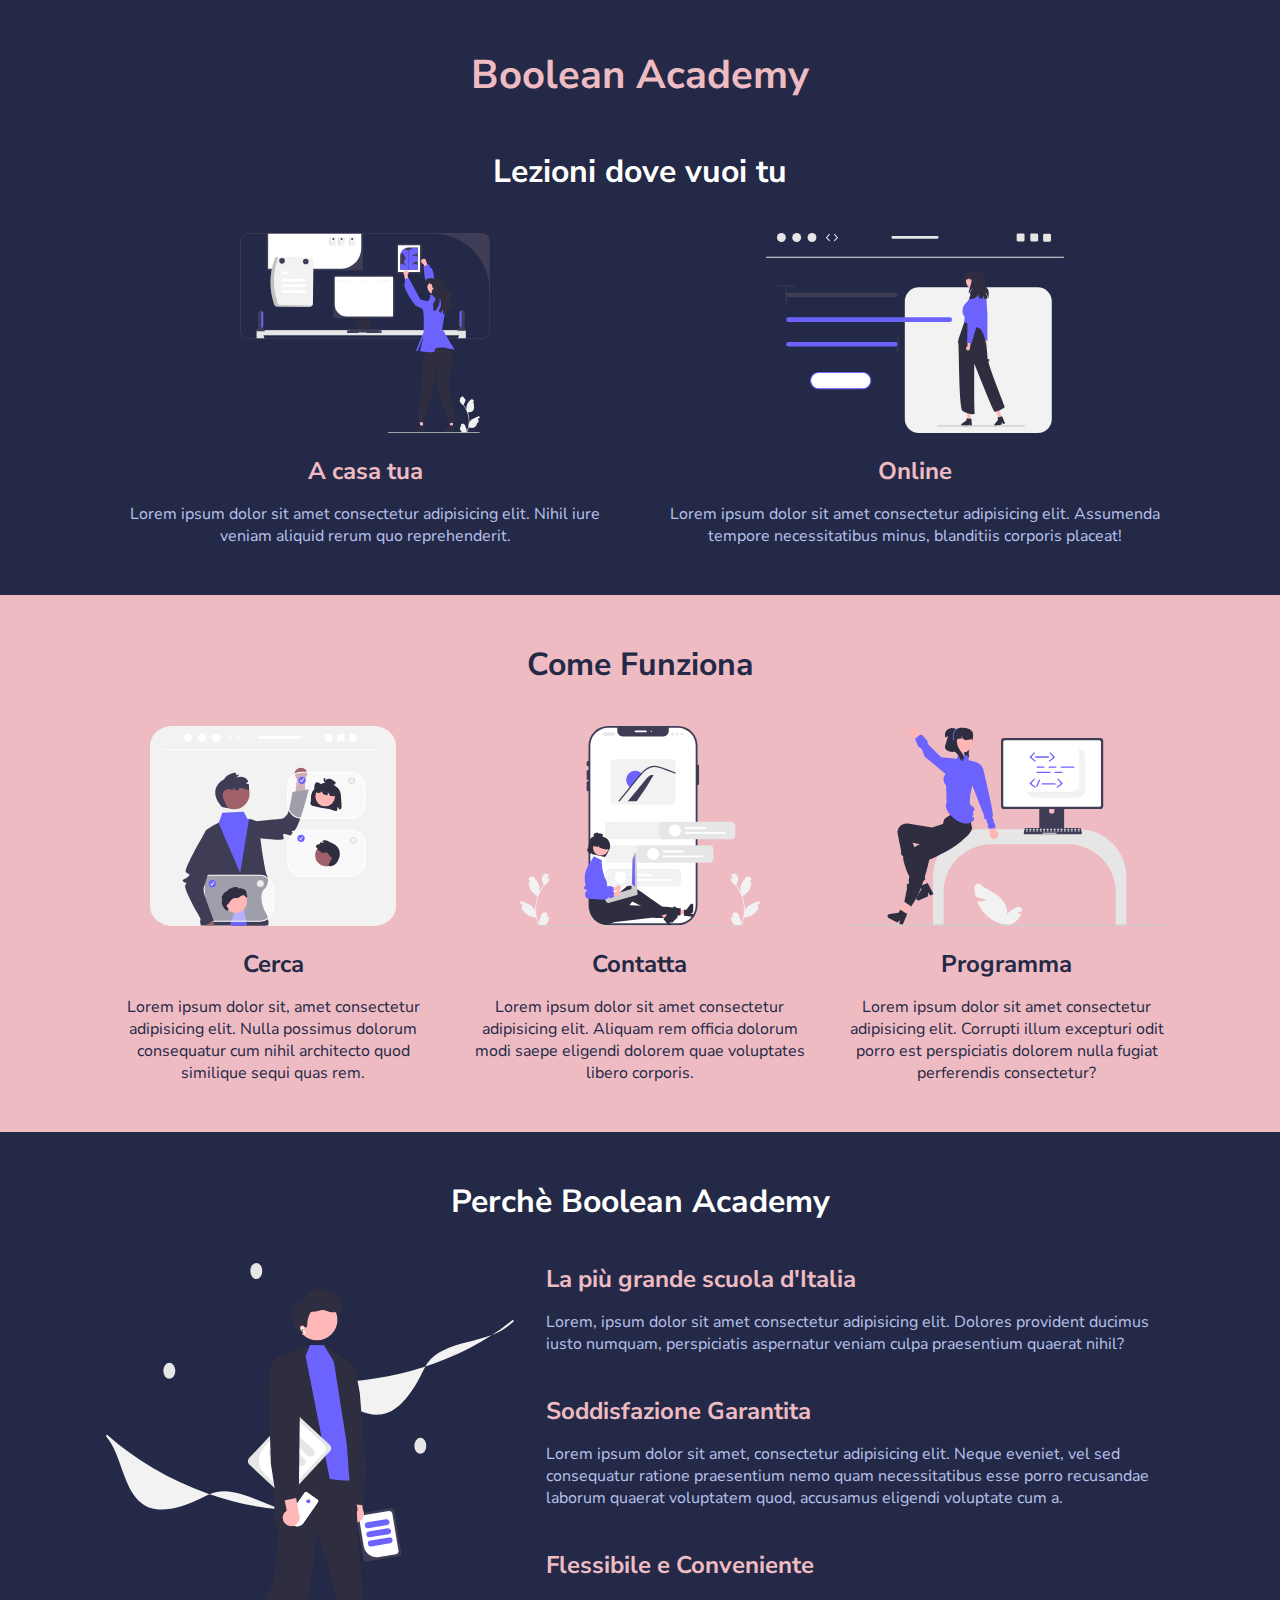
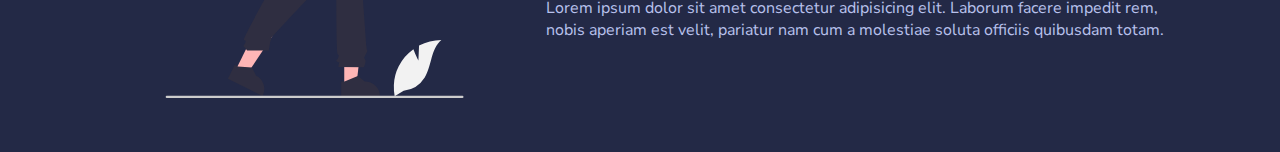
<file: index.html>
<!DOCTYPE html>
<html>
    <head>
        <meta charset="utf-8" />
        <meta name="viewport" content="width=device-width, initial-scale=1.0">
        <title>Boolean Academy</title>
        <!-- Fonts -->
        <link
            href="https://fonts.googleapis.com/css2?family=Nunito+Sans:wght@400;700&display=swap"
            rel="stylesheet"
        />
        <!-- Main Styles -->
        <link rel="stylesheet" href="./css/style.css" />

        <!--Responsive-->
        <link rel="stylesheet" href="css/responsive.css">

    </head>
    <body>
        <!--
            Site Header
         -->
        <header class="site-header">
            <h1 class="text-center">Boolean Academy</h1>
        </header>

        <!--
            Main Contents
         -->
        <main>
            <!--
            Lessons Section
            -->
            <section class="lessons text-center">
                <div class="container">
                    <h2>Lezioni dove vuoi tu</h2>
                    <div class="row">
                        <div class="col">
                            <div class="card">
                                <img
                                    src="./img/home.svg"
                                    alt="Lezioni a casa tua"
                                />
                                <h3 class="title">A casa tua</h3>
                                <p class="text">
                                    Lorem ipsum dolor sit amet consectetur adipisicing elit. Nihil iure veniam aliquid rerum quo reprehenderit.
                                </p>
                            </div>
                        </div>
                        <div class="col">
                            <div class="card">
                                <img
                                    src="./img/online.svg"
                                    alt="Lezioni online"
                                />
                                <h3 class="title">Online</h3>
                                <p class="text">
                                    Lorem ipsum dolor sit amet consectetur adipisicing elit. Assumenda tempore necessitatibus minus, blanditiis corporis placeat!
                                </p>
                            </div>
                        </div>
                    </div>
                </div>
            </section>

            <!--
            Steps Section
            -->
            <section class="steps text-center">
                <div class="container">
                    <h2>Come Funziona</h2>
                    <div class="row">
                        <div class="col">
                            <div class="card">
                                <img
                                    src="./img/search.svg"
                                    alt="Guarda i profili"
                                />
                                <h3 class="title">Cerca</h3>
                                <p class="text">
                                    Lorem ipsum dolor sit, amet consectetur adipisicing elit. Nulla possimus dolorum consequatur cum nihil architecto quod similique sequi quas rem.
                                </p>
                            </div>
                        </div>
                        <div class="col">
                            <div class="card">
                                <img
                                    src="./img/contact.svg"
                                    alt="Contatta senza impegno"
                                />
                                <h3 class="title">Contatta</h3>
                                <p class="text">
                                    Lorem ipsum dolor sit amet consectetur adipisicing elit. Aliquam rem officia dolorum modi saepe eligendi dolorem quae voluptates libero corporis.
                                </p>
                            </div>
                        </div>
                        <div class="col">
                            <div class="card">
                                <img
                                    src="./img/code.svg"
                                    alt="Ibizia subito a scrivere codice"
                                />
                                <h3 class="title">Programma</h3>
                                <p class="text">
                                    Lorem ipsum dolor sit amet consectetur adipisicing elit. Corrupti illum excepturi odit porro est perspiciatis dolorem nulla fugiat perferendis consectetur?
                                </p>
                            </div>
                        </div>
                    </div>
                </div>
            </section>

            <!--
            Why Us Section
            -->
            <section class="why-us">
                <div class="container">
                    <h2 class="text-center">Perchè Boolean Academy</h2>
                    <div class="row">
                        <div class="col col-left">
                            <img
                                src="./img/why.svg"
                                alt="Perchè scegliere Boolean Academy"
                            />
                        </div>
                        <div class="col col-right">
                            <ul>
                                <li>
                                    <h3>La più grande scuola d'Italia</h3>
                                    <p>
                                        Lorem, ipsum dolor sit amet consectetur adipisicing elit. Dolores provident ducimus iusto numquam, perspiciatis aspernatur veniam culpa praesentium quaerat nihil?
                                    </p>
                                </li>
                                <li>
                                    <h3>Soddisfazione Garantita</h3>
                                    <p>
                                        Lorem ipsum dolor sit amet, consectetur adipisicing elit. Neque eveniet, vel sed consequatur ratione praesentium nemo quam necessitatibus esse porro recusandae laborum quaerat voluptatem quod, accusamus eligendi voluptate cum a.
                                    </p>
                                </li>
                                <li>
                                    <h3>Flessibile e Conveniente</h3>
                                    <p>
                                        Lorem ipsum dolor sit amet consectetur adipisicing elit. Laborum facere impedit rem, nobis aperiam est velit, pariatur nam cum a molestiae soluta officiis quibusdam totam.
                                    </p>
                                </li>
                            </ul>
                        </div>
                    </div>
                </div>
            </section>
        </main>
    </body>
</html>
</file>
<file: css/style.css>
/*************************************************
    GENERAL STYLES
 *************************************************/
*,
*::before,
*::after {
	margin: 0;
	padding: 0;
	box-sizing: border-box;
}

body {
	font-family: 'Nunito Sans', sans-serif;
	color: #b8c1ec;
	background: #232946;
}

h1,
h2,
h3 {
	color: #eebbc3;
}

h1 {
	margin-bottom: 3rem;
	font-size: 2.5rem;
}

h2 {
	margin-bottom: 2.5rem;
	font-size: 2rem;
	color: #fffffe;
}

h3 {
	margin-bottom: 1rem;
	font-size: 1.5rem;
}

img {
	max-width: 100%;
}

/************************************************
    UTILITIES
 ************************************************/

/* LAYOUT */
.container {
	width: 1140px;
	margin: 0 auto;
	padding: 0 20px;
}

.row {
	display: flex;
}

.col {
	padding-left: 1rem;
	padding-right: 1rem;
}

/* TEXT */
.text-center {
	text-align: center;
}

/************************************************
    SITE SECTIONS
 ************************************************/

/* HEADER */
.site-header {
	margin-top: 3rem;
}

/* LESSONS SECTION */
.lessons .col {
	width: 50%;
}

.lessons .col img {
	height: 200px;
	margin-bottom: 1rem;
}

/* STEPS SECTION */
.steps {
	margin: 3rem 0;
	padding: 3rem 0;
	color: #232946;
	background: #eebbc3;
}

.steps h2,
.steps h3 {
	color: #232946;
}

.steps .col {
	width: calc(100% / 3);
}

.steps .col img {
	height: 200px;
	margin-bottom: 1rem;
}

/* WHY US SECTION */
.why-us {
	margin-bottom: 3rem;
}
.why-us .col-left {
	width: 40%;
}

.why-us .col-right {
	width: 60%;
}

.why-us li {
	list-style: none;
	margin-bottom: 2.5rem;
}
</file>
<file: css/responsive.css>
/* SITE HEADER: Allineare il titolo al centro */
@media  screen and (max-width: 768px) {
    body{
        display: flex;
        flex-wrap: wrap;
        justify-content: center;
    }
}

@media  screen and (max-width: 576px) {
    .text-center{
        font-size: 3.5rem;
    }
}


/* LESSONS SECTION: Allineare img e testo che fuoriescono*/

@media  screen and (max-width: 768px) {
    .container{
	   max-width: 768px;
    }
}

@media  screen and (max-width: 576px) {
    .row{
        flex-wrap: wrap;
        gap: 20px;
        justify-content: center;
    }

    p{
        font-size: 1rem;
    }

    .lessons .col img{
        margin-top: 2rem;
    }
}


/* STEPS SECTION: Allineare card in colonna*/
@media  screen and (max-width: 576px) { 
    .steps .col {
        width: 100%;
        margin: 0 auto;
    }

    .steps .col img {
        margin: 0;
    }

    div.container{
        max-width: 576px;
     }

    .steps .text{
        padding: 20px 70px;
    }

    .steps .title{
        margin-bottom: 0rem ;
    }
}
</file>
